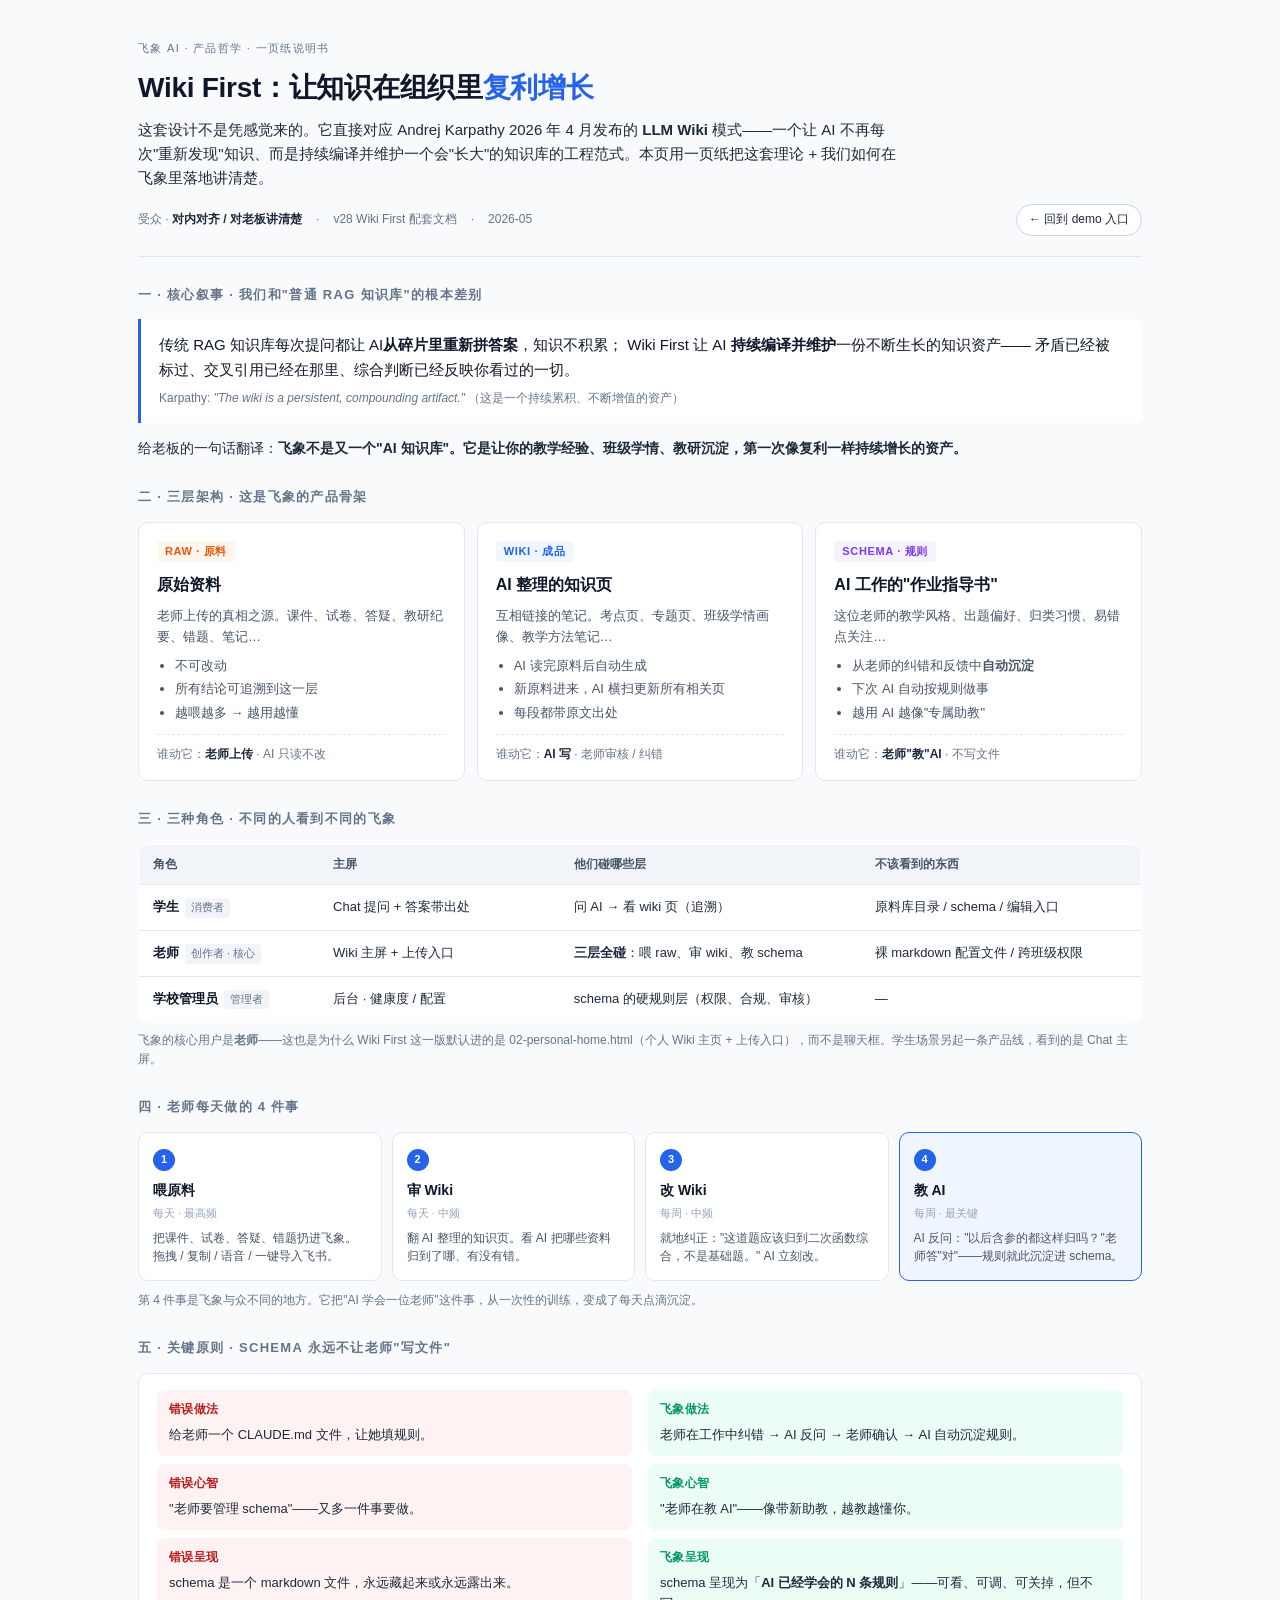
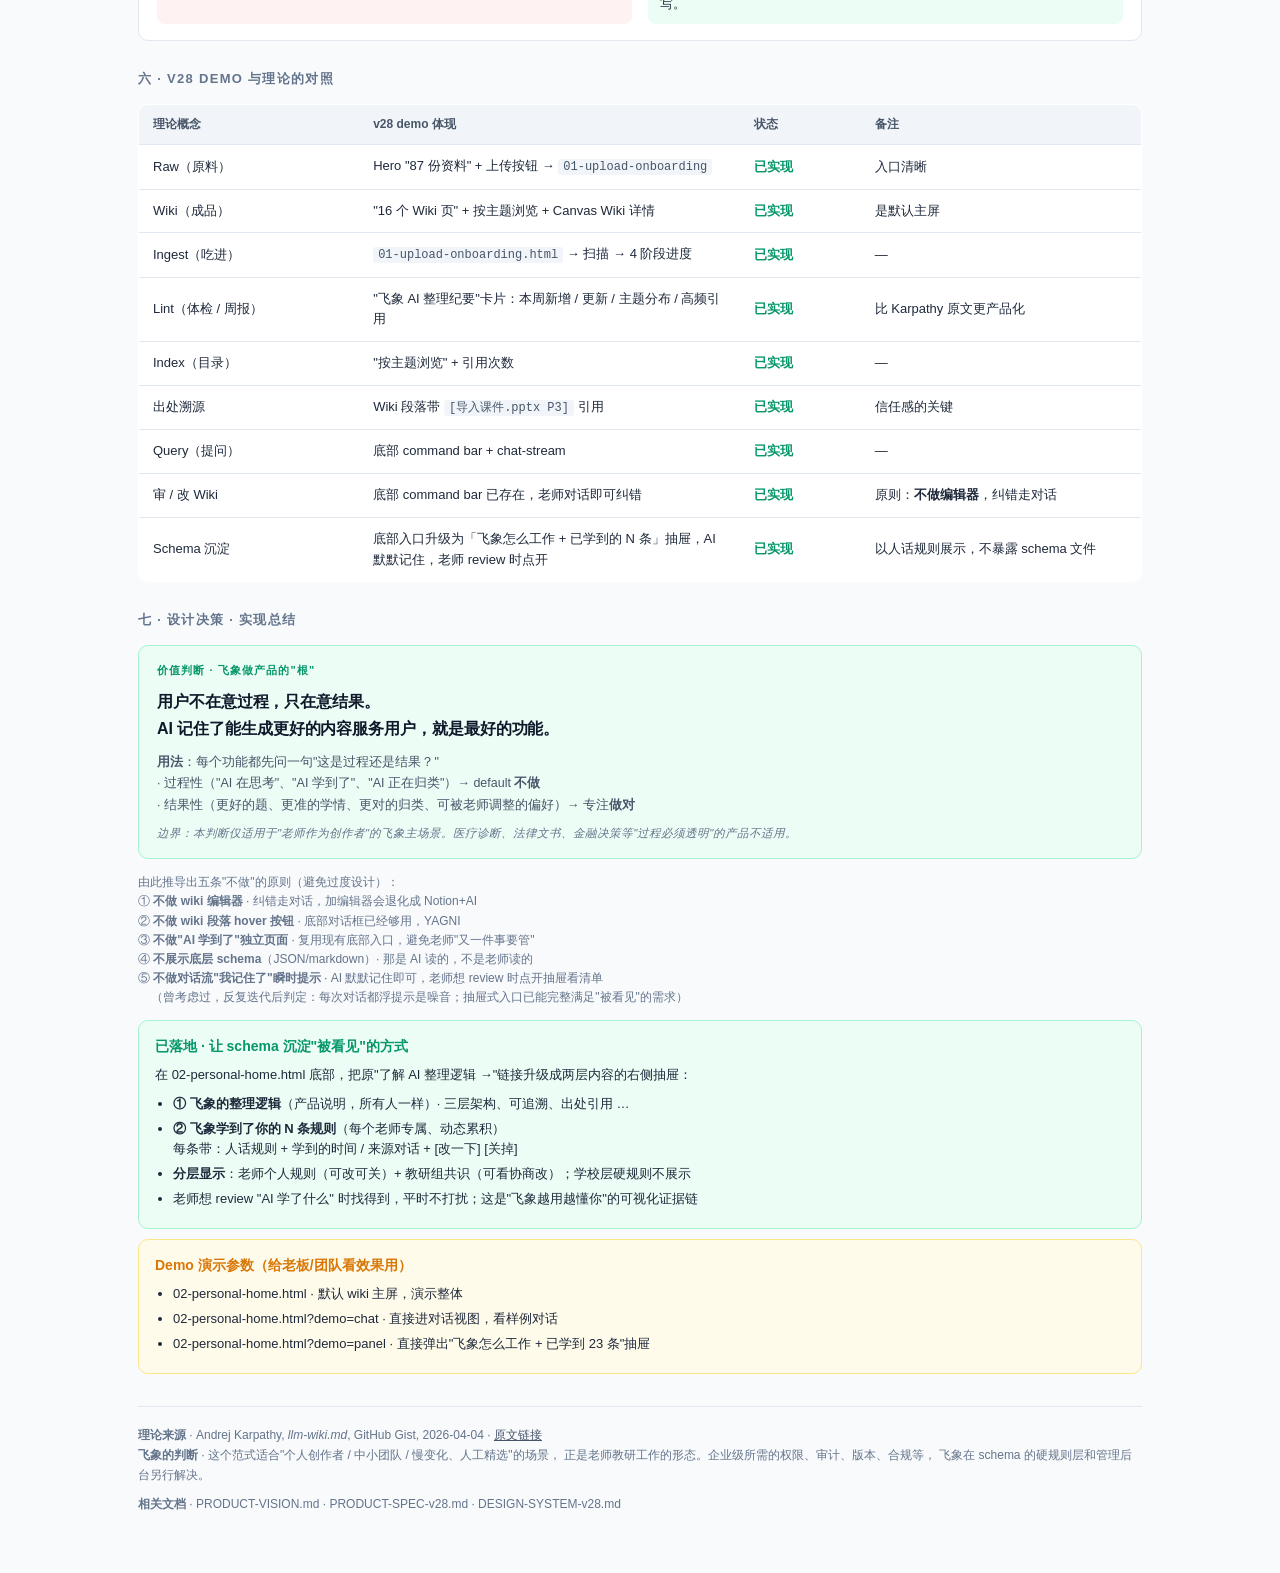
<file: THEORY-wiki-first.html>
<!DOCTYPE html>
<html lang="zh-CN">
<head>
<meta charset="UTF-8" />
<meta name="viewport" content="width=device-width, initial-scale=1" />
<title>飞象 Wiki First · 一页纸说明书</title>
<style>
  :root {
    --ink-1: #0f172a;
    --ink-2: #1e293b;
    --ink-3: #475569;
    --ink-4: #64748b;
    --ink-5: #94a3b8;
    --line: #e2e8f0;
    --line-2: #cbd5e1;
    --bg: #f8fafc;
    --bg-card: #ffffff;
    --accent: #2563eb;
    --accent-soft: #eff6ff;
    --warn: #d97706;
    --warn-soft: #fffbeb;
    --good: #059669;
    --good-soft: #ecfdf5;
    --raw: #ea580c;
    --wiki: #2563eb;
    --schema: #7c3aed;
  }
  * { box-sizing: border-box; }
  html, body {
    margin: 0;
    padding: 0;
    background: var(--bg);
    color: var(--ink-1);
    font-family: -apple-system, BlinkMacSystemFont, "PingFang SC", "Microsoft YaHei", "Segoe UI", sans-serif;
    font-size: 14px;
    line-height: 1.6;
    -webkit-font-smoothing: antialiased;
  }
  .page {
    max-width: 1100px;
    margin: 0 auto;
    padding: 40px 48px 60px;
  }

  /* ── 顶部 ── */
  .head {
    border-bottom: 1px solid var(--line);
    padding-bottom: 20px;
    margin-bottom: 28px;
  }
  .head .eyebrow {
    font-size: 11px;
    letter-spacing: 0.12em;
    color: var(--ink-4);
    text-transform: uppercase;
    margin-bottom: 8px;
  }
  .head h1 {
    font-size: 28px;
    margin: 0 0 6px;
    letter-spacing: -0.01em;
  }
  .head h1 em {
    font-style: normal;
    color: var(--accent);
  }
  .head .lead {
    font-size: 15px;
    color: var(--ink-2);
    max-width: 760px;
    margin: 8px 0 0;
  }
  .head .meta {
    display: flex;
    gap: 14px;
    margin-top: 14px;
    font-size: 12px;
    color: var(--ink-4);
  }
  .head .meta b { color: var(--ink-2); font-weight: 600; }
  .head .demo-back {
    display: inline-flex;
    align-items: center;
    gap: 6px;
    margin-left: auto;
    padding: 5px 12px;
    border-radius: 999px;
    border: 1px solid var(--line-2);
    background: var(--bg-card);
    color: var(--ink-2);
    font-size: 12px;
    font-weight: 500;
    text-decoration: none;
    transition: all .18s ease;
  }
  .head .demo-back:hover {
    border-color: var(--accent);
    color: var(--accent);
  }
  .head .meta { align-items: center; }

  /* ── 段落骨架 ── */
  section { margin-bottom: 28px; }
  h2 {
    font-size: 13px;
    letter-spacing: 0.1em;
    color: var(--ink-4);
    text-transform: uppercase;
    margin: 0 0 14px;
    font-weight: 600;
  }
  h3 {
    font-size: 16px;
    margin: 0 0 6px;
    color: var(--ink-1);
    font-weight: 600;
  }
  p { margin: 0 0 10px; color: var(--ink-2); }
  .muted { color: var(--ink-4); }

  /* ── 引言金句 ── */
  .quote {
    background: var(--bg-card);
    border-left: 3px solid var(--accent);
    padding: 14px 18px;
    border-radius: 0 8px 8px 0;
    color: var(--ink-1);
    font-size: 15px;
    line-height: 1.65;
  }
  .quote .src {
    margin-top: 6px;
    font-size: 12px;
    color: var(--ink-4);
  }
  .quote .src a { color: var(--ink-3); text-decoration: underline; }

  /* ── 三层架构 ── */
  .three-layer {
    display: grid;
    grid-template-columns: 1fr 1fr 1fr;
    gap: 12px;
  }
  .layer {
    background: var(--bg-card);
    border: 1px solid var(--line);
    border-radius: 10px;
    padding: 16px 18px;
    position: relative;
  }
  .layer .tag {
    display: inline-block;
    font-size: 11px;
    font-weight: 600;
    letter-spacing: 0.06em;
    padding: 2px 8px;
    border-radius: 4px;
    margin-bottom: 10px;
  }
  .layer.raw    .tag { background: #fff7ed; color: var(--raw); }
  .layer.wiki   .tag { background: var(--accent-soft); color: var(--wiki); }
  .layer.schema .tag { background: #f5f3ff; color: var(--schema); }
  .layer h3 { margin-bottom: 8px; }
  .layer p { font-size: 13px; color: var(--ink-3); margin: 0 0 8px; }
  .layer ul { margin: 0; padding-left: 18px; font-size: 13px; color: var(--ink-3); }
  .layer ul li { margin-bottom: 3px; }
  .layer .who {
    margin-top: 10px;
    padding-top: 10px;
    border-top: 1px dashed var(--line);
    font-size: 12px;
    color: var(--ink-4);
  }
  .layer .who b { color: var(--ink-2); font-weight: 600; }

  /* ── 三角色 ── */
  .role-table {
    width: 100%;
    border-collapse: collapse;
    background: var(--bg-card);
    border: 1px solid var(--line);
    border-radius: 10px;
    overflow: hidden;
    font-size: 13px;
  }
  .role-table th {
    text-align: left;
    padding: 10px 14px;
    background: #f1f5f9;
    color: var(--ink-3);
    font-weight: 600;
    font-size: 12px;
    border-bottom: 1px solid var(--line);
  }
  .role-table td {
    padding: 12px 14px;
    border-bottom: 1px solid var(--line);
    vertical-align: top;
    color: var(--ink-2);
  }
  .role-table tr:last-child td { border-bottom: none; }
  .role-table .role { font-weight: 600; color: var(--ink-1); }
  .role-table .pct {
    display: inline-block;
    font-size: 11px;
    background: #f1f5f9;
    color: var(--ink-4);
    padding: 1px 6px;
    border-radius: 3px;
    margin-left: 6px;
  }

  /* ── 老师 4 件事 ── */
  .four-things {
    display: grid;
    grid-template-columns: repeat(4, 1fr);
    gap: 10px;
  }
  .thing {
    background: var(--bg-card);
    border: 1px solid var(--line);
    border-radius: 10px;
    padding: 14px;
  }
  .thing .num {
    width: 22px;
    height: 22px;
    border-radius: 50%;
    background: var(--accent);
    color: white;
    font-size: 11px;
    font-weight: 700;
    display: inline-flex;
    align-items: center;
    justify-content: center;
    margin-bottom: 8px;
  }
  .thing h4 {
    font-size: 14px;
    margin: 0 0 4px;
    color: var(--ink-1);
  }
  .thing .freq {
    font-size: 11px;
    color: var(--ink-5);
    margin-bottom: 6px;
  }
  .thing p {
    font-size: 12px;
    color: var(--ink-3);
    line-height: 1.55;
    margin: 0;
  }
  .thing.key {
    border-color: var(--accent);
    background: var(--accent-soft);
  }
  .thing.key .num { background: var(--accent); }

  /* ── 关键原则 ── */
  .principle {
    background: var(--bg-card);
    border: 1px solid var(--line);
    border-radius: 10px;
    padding: 16px 18px;
  }
  .principle .row {
    display: grid;
    grid-template-columns: 1fr 1fr;
    gap: 16px;
    margin-bottom: 8px;
  }
  .principle .row:last-child { margin-bottom: 0; }
  .principle .col h4 {
    font-size: 12px;
    margin: 0 0 6px;
    letter-spacing: 0.04em;
    text-transform: uppercase;
    font-weight: 600;
  }
  .principle .col.bad h4 { color: #b91c1c; }
  .principle .col.good h4 { color: var(--good); }
  .principle .col p {
    font-size: 13px;
    color: var(--ink-2);
    margin: 0;
  }
  .principle .col.bad {
    background: #fef2f2;
    border-radius: 8px;
    padding: 10px 12px;
  }
  .principle .col.good {
    background: var(--good-soft);
    border-radius: 8px;
    padding: 10px 12px;
  }

  /* ── 实现对照表 ── */
  .map-table {
    width: 100%;
    border-collapse: collapse;
    background: var(--bg-card);
    border: 1px solid var(--line);
    border-radius: 10px;
    overflow: hidden;
    font-size: 13px;
  }
  .map-table th {
    text-align: left;
    padding: 10px 14px;
    background: #f1f5f9;
    color: var(--ink-3);
    font-weight: 600;
    font-size: 12px;
  }
  .map-table td {
    padding: 11px 14px;
    border-top: 1px solid var(--line);
    color: var(--ink-2);
  }
  .map-table .ok { color: var(--good); font-weight: 600; }
  .map-table .gap { color: var(--warn); font-weight: 600; }
  .map-table .file {
    font-family: ui-monospace, "SF Mono", Consolas, monospace;
    font-size: 12px;
    color: var(--ink-3);
    background: #f1f5f9;
    padding: 1px 5px;
    border-radius: 3px;
  }

  /* ── 缺口提示 ── */
  .gap-box {
    background: var(--warn-soft);
    border: 1px solid #fde68a;
    border-radius: 10px;
    padding: 14px 16px;
  }
  .gap-box h3 {
    color: var(--warn);
    font-size: 14px;
    margin: 0 0 8px;
  }
  .gap-box ul {
    margin: 0;
    padding-left: 18px;
    font-size: 13px;
    color: var(--ink-2);
  }
  .gap-box li { margin-bottom: 4px; }

  /* ── footer ── */
  .foot {
    margin-top: 32px;
    padding-top: 18px;
    border-top: 1px solid var(--line);
    font-size: 12px;
    color: var(--ink-4);
    line-height: 1.7;
  }
  .foot a { color: var(--ink-3); text-decoration: underline; }
  .foot a:hover { color: var(--accent); }

  @media print {
    body { background: white; }
    .page { padding: 20px; }
  }
  @media (max-width: 820px) {
    .three-layer, .four-things { grid-template-columns: 1fr; }
    .principle .row { grid-template-columns: 1fr; }
  }
</style>
</head>
<body>

<div class="page">

  <!-- ════════ 顶部 ════════ -->
  <header class="head">
    <div class="eyebrow">飞象 AI · 产品哲学 · 一页纸说明书</div>
    <h1>Wiki First：让知识在组织里<em>复利增长</em></h1>
    <p class="lead">
      这套设计不是凭感觉来的。它直接对应 Andrej Karpathy 2026 年 4 月发布的
      <b>LLM Wiki</b> 模式——一个让 AI 不再每次"重新发现"知识、而是持续编译并维护一个会"长大"的知识库的工程范式。本页用一页纸把这套理论 + 我们如何在飞象里落地讲清楚。
    </p>
    <div class="meta">
      <span>受众 · <b>对内对齐 / 对老板讲清楚</b></span>
      <span>·</span>
      <span>v28 Wiki First 配套文档</span>
      <span>·</span>
      <span>2026-05</span>
      <a class="demo-back" href="index.html">← 回到 demo 入口</a>
    </div>
  </header>

  <!-- ════════ 1. 核心叙事 ════════ -->
  <section>
    <h2>一 · 核心叙事 · 我们和"普通 RAG 知识库"的根本差别</h2>
    <div class="quote">
      传统 RAG 知识库每次提问都让 AI<b>从碎片里重新拼答案</b>，知识不积累；
      Wiki First 让 AI <b>持续编译并维护</b>一份不断生长的知识资产——
      矛盾已经被标过、交叉引用已经在那里、综合判断已经反映你看过的一切。
      <div class="src">
        Karpathy: <i>"The wiki is a persistent, compounding artifact."</i>
        （这是一个持续累积、不断增值的资产）
      </div>
    </div>
    <p style="margin-top: 14px;">
      给老板的一句话翻译：<b>飞象不是又一个"AI 知识库"。它是让你的教学经验、班级学情、教研沉淀，第一次像复利一样持续增长的资产。</b>
    </p>
  </section>

  <!-- ════════ 2. 三层架构 ════════ -->
  <section>
    <h2>二 · 三层架构 · 这是飞象的产品骨架</h2>
    <div class="three-layer">
      <div class="layer raw">
        <span class="tag">RAW · 原料</span>
        <h3>原始资料</h3>
        <p>老师上传的真相之源。课件、试卷、答疑、教研纪要、错题、笔记…</p>
        <ul>
          <li>不可改动</li>
          <li>所有结论可追溯到这一层</li>
          <li>越喂越多 → 越用越懂</li>
        </ul>
        <div class="who">谁动它：<b>老师上传</b> · AI 只读不改</div>
      </div>
      <div class="layer wiki">
        <span class="tag">WIKI · 成品</span>
        <h3>AI 整理的知识页</h3>
        <p>互相链接的笔记。考点页、专题页、班级学情画像、教学方法笔记…</p>
        <ul>
          <li>AI 读完原料后自动生成</li>
          <li>新原料进来，AI 横扫更新所有相关页</li>
          <li>每段都带原文出处</li>
        </ul>
        <div class="who">谁动它：<b>AI 写</b> · 老师审核 / 纠错</div>
      </div>
      <div class="layer schema">
        <span class="tag">SCHEMA · 规则</span>
        <h3>AI 工作的"作业指导书"</h3>
        <p>这位老师的教学风格、出题偏好、归类习惯、易错点关注…</p>
        <ul>
          <li>从老师的纠错和反馈中<b>自动沉淀</b></li>
          <li>下次 AI 自动按规则做事</li>
          <li>越用 AI 越像"专属助教"</li>
        </ul>
        <div class="who">谁动它：<b>老师"教"AI</b> · 不写文件</div>
      </div>
    </div>
  </section>

  <!-- ════════ 3. 三种角色 ════════ -->
  <section>
    <h2>三 · 三种角色 · 不同的人看到不同的飞象</h2>
    <table class="role-table">
      <thead>
        <tr>
          <th style="width: 18%;">角色</th>
          <th style="width: 24%;">主屏</th>
          <th style="width: 30%;">他们碰哪些层</th>
          <th style="width: 28%;">不该看到的东西</th>
        </tr>
      </thead>
      <tbody>
        <tr>
          <td><span class="role">学生</span><span class="pct">消费者</span></td>
          <td>Chat 提问 + 答案带出处</td>
          <td>问 AI → 看 wiki 页（追溯）</td>
          <td>原料库目录 / schema / 编辑入口</td>
        </tr>
        <tr>
          <td><span class="role">老师</span><span class="pct">创作者 · 核心</span></td>
          <td>Wiki 主屏 + 上传入口</td>
          <td><b>三层全碰</b>：喂 raw、审 wiki、教 schema</td>
          <td>裸 markdown 配置文件 / 跨班级权限</td>
        </tr>
        <tr>
          <td><span class="role">学校管理员</span><span class="pct">管理者</span></td>
          <td>后台 · 健康度 / 配置</td>
          <td>schema 的硬规则层（权限、合规、审核）</td>
          <td>—</td>
        </tr>
      </tbody>
    </table>
    <p class="muted" style="margin-top: 8px; font-size: 12px;">
      飞象的核心用户是<b>老师</b>——这也是为什么 Wiki First 这一版默认进的是 <span class="file">02-personal-home.html</span>（个人 Wiki 主页 + 上传入口），而不是聊天框。学生场景另起一条产品线，看到的是 Chat 主屏。
    </p>
  </section>

  <!-- ════════ 4. 老师的 4 件事 ════════ -->
  <section>
    <h2>四 · 老师每天做的 4 件事</h2>
    <div class="four-things">
      <div class="thing">
        <div class="num">1</div>
        <h4>喂原料</h4>
        <div class="freq">每天 · 最高频</div>
        <p>把课件、试卷、答疑、错题扔进飞象。拖拽 / 复制 / 语音 / 一键导入飞书。</p>
      </div>
      <div class="thing">
        <div class="num">2</div>
        <h4>审 Wiki</h4>
        <div class="freq">每天 · 中频</div>
        <p>翻 AI 整理的知识页。看 AI 把哪些资料归到了哪、有没有错。</p>
      </div>
      <div class="thing">
        <div class="num">3</div>
        <h4>改 Wiki</h4>
        <div class="freq">每周 · 中频</div>
        <p>就地纠正："这道题应该归到二次函数综合，不是基础题。" AI 立刻改。</p>
      </div>
      <div class="thing key">
        <div class="num">4</div>
        <h4>教 AI</h4>
        <div class="freq">每周 · 最关键</div>
        <p>AI 反问："以后含参的都这样归吗？"老师答"对"——规则就此沉淀进 schema。</p>
      </div>
    </div>
    <p class="muted" style="margin-top: 10px; font-size: 12px;">
      第 4 件事是飞象与众不同的地方。它把"AI 学会一位老师"这件事，从一次性的训练，变成了每天点滴沉淀。
    </p>
  </section>

  <!-- ════════ 5. 关键原则 ════════ -->
  <section>
    <h2>五 · 关键原则 · Schema 永远不让老师"写文件"</h2>
    <div class="principle">
      <div class="row">
        <div class="col bad">
          <h4>错误做法</h4>
          <p>给老师一个 <span class="file">CLAUDE.md</span> 文件，让她填规则。</p>
        </div>
        <div class="col good">
          <h4>飞象做法</h4>
          <p>老师在工作中纠错 → AI 反问 → 老师确认 → AI 自动沉淀规则。</p>
        </div>
      </div>
      <div class="row">
        <div class="col bad">
          <h4>错误心智</h4>
          <p>"老师要管理 schema"——又多一件事要做。</p>
        </div>
        <div class="col good">
          <h4>飞象心智</h4>
          <p>"老师在教 AI"——像带新助教，越教越懂你。</p>
        </div>
      </div>
      <div class="row">
        <div class="col bad">
          <h4>错误呈现</h4>
          <p>schema 是一个 markdown 文件，永远藏起来或永远露出来。</p>
        </div>
        <div class="col good">
          <h4>飞象呈现</h4>
          <p>schema 呈现为「<b>AI 已经学会的 N 条规则</b>」——可看、可调、可关掉，但不写。</p>
        </div>
      </div>
    </div>
  </section>

  <!-- ════════ 6. 现在 demo 怎么对应 ════════ -->
  <section>
    <h2>六 · v28 demo 与理论的对照</h2>
    <table class="map-table">
      <thead>
        <tr>
          <th style="width: 22%;">理论概念</th>
          <th style="width: 38%;">v28 demo 体现</th>
          <th style="width: 12%;">状态</th>
          <th style="width: 28%;">备注</th>
        </tr>
      </thead>
      <tbody>
        <tr>
          <td>Raw（原料）</td>
          <td>Hero "87 份资料" + 上传按钮 → <span class="file">01-upload-onboarding</span></td>
          <td class="ok">已实现</td>
          <td>入口清晰</td>
        </tr>
        <tr>
          <td>Wiki（成品）</td>
          <td>"16 个 Wiki 页" + 按主题浏览 + Canvas Wiki 详情</td>
          <td class="ok">已实现</td>
          <td>是默认主屏</td>
        </tr>
        <tr>
          <td>Ingest（吃进）</td>
          <td><span class="file">01-upload-onboarding.html</span> → 扫描 → 4 阶段进度</td>
          <td class="ok">已实现</td>
          <td>—</td>
        </tr>
        <tr>
          <td>Lint（体检 / 周报）</td>
          <td>"飞象 AI 整理纪要"卡片：本周新增 / 更新 / 主题分布 / 高频引用</td>
          <td class="ok">已实现</td>
          <td>比 Karpathy 原文更产品化</td>
        </tr>
        <tr>
          <td>Index（目录）</td>
          <td>"按主题浏览" + 引用次数</td>
          <td class="ok">已实现</td>
          <td>—</td>
        </tr>
        <tr>
          <td>出处溯源</td>
          <td>Wiki 段落带 <span class="file">[导入课件.pptx P3]</span> 引用</td>
          <td class="ok">已实现</td>
          <td>信任感的关键</td>
        </tr>
        <tr>
          <td>Query（提问）</td>
          <td>底部 command bar + chat-stream</td>
          <td class="ok">已实现</td>
          <td>—</td>
        </tr>
        <tr>
          <td>审 / 改 Wiki</td>
          <td>底部 command bar 已存在，老师对话即可纠错</td>
          <td class="ok">已实现</td>
          <td>原则：<b>不做编辑器</b>，纠错走对话</td>
        </tr>
        <tr>
          <td>Schema 沉淀</td>
          <td>底部入口升级为「飞象怎么工作 + 已学到的 N 条」抽屉，AI 默默记住，老师 review 时点开</td>
          <td class="ok">已实现</td>
          <td>以人话规则展示，不暴露 schema 文件</td>
        </tr>
      </tbody>
    </table>
  </section>

  <!-- ════════ 7. 设计决策 · 实现总结 ════════ -->
  <section>
    <h2>七 · 设计决策 · 实现总结</h2>

    <!-- ★ 价值判断 · 飞象做产品的"根" -->
    <div style="background: var(--good-soft); border: 1px solid #a7f3d0; border-radius: 10px; padding: 16px 18px; margin-bottom: 14px;">
      <div style="font-size: 11px; letter-spacing: 0.1em; color: var(--good); text-transform: uppercase; font-weight: 600; margin-bottom: 8px;">
        价值判断 · 飞象做产品的"根"
      </div>
      <p style="font-size: 16px; color: var(--ink-1); margin: 0 0 10px; font-weight: 600; line-height: 1.7; letter-spacing: -0.005em;">
        用户不在意过程，只在意结果。<br>
        AI 记住了能生成更好的内容服务用户，就是最好的功能。
      </p>
      <p style="font-size: 12.5px; color: var(--ink-3); margin: 0; line-height: 1.7;">
        <b>用法</b>：每个功能都先问一句"这是过程还是结果？"<br>
        · 过程性（"AI 在思考"、"AI 学到了"、"AI 正在归类"）→ default <b>不做</b><br>
        · 结果性（更好的题、更准的学情、更对的归类、可被老师调整的偏好）→ 专注<b>做对</b>
      </p>
      <p style="font-size: 11.5px; color: var(--ink-4); margin: 8px 0 0; font-style: italic;">
        边界：本判断仅适用于"老师作为创作者"的飞象主场景。医疗诊断、法律文书、金融决策等"过程必须透明"的产品不适用。
      </p>
    </div>

    <p class="muted" style="font-size: 12px; margin-bottom: 12px;">
      由此推导出五条"不做"的原则（避免过度设计）：<br>
      ① <b>不做 wiki 编辑器</b> · 纠错走对话，加编辑器会退化成 Notion+AI<br>
      ② <b>不做 wiki 段落 hover 按钮</b> · 底部对话框已经够用，YAGNI<br>
      ③ <b>不做"AI 学到了"独立页面</b> · 复用现有底部入口，避免老师"又一件事要管"<br>
      ④ <b>不展示底层 schema</b>（JSON/markdown）· 那是 AI 读的，不是老师读的<br>
      ⑤ <b>不做对话流"我记住了"瞬时提示</b> · AI 默默记住即可，老师想 review 时点开抽屉看清单<br>
      &nbsp;&nbsp;&nbsp;&nbsp;<span style="color: var(--ink-4);">（曾考虑过，反复迭代后判定：每次对话都浮提示是噪音；抽屉式入口已能完整满足"被看见"的需求）</span>
    </p>

    <div class="gap-box" style="background: var(--good-soft); border-color: #a7f3d0;">
      <h3 style="color: var(--good);">已落地 · 让 schema 沉淀"被看见"的方式</h3>
      <p style="font-size: 13px; color: var(--ink-2); margin: 4px 0 8px;">
        在 <span class="file">02-personal-home.html</span> 底部，把原"了解 AI 整理逻辑 →"链接升级成两层内容的右侧抽屉：
      </p>
      <ul>
        <li><b>① 飞象的整理逻辑</b>（产品说明，所有人一样）· 三层架构、可追溯、出处引用 …</li>
        <li><b>② 飞象学到了你的 N 条规则</b>（每个老师专属、动态累积）<br>
          每条带：人话规则 + 学到的时间 / 来源对话 + <span class="file">[改一下]</span> <span class="file">[关掉]</span>
        </li>
        <li><b>分层显示</b>：老师个人规则（可改可关）+ 教研组共识（可看协商改）；学校层硬规则不展示</li>
        <li>老师想 review "AI 学了什么" 时找得到，平时不打扰；这是"飞象越用越懂你"的可视化证据链</li>
      </ul>
    </div>

    <div class="gap-box" style="margin-top: 10px;">
      <h3>Demo 演示参数（给老板/团队看效果用）</h3>
      <ul>
        <li><span class="file">02-personal-home.html</span> · 默认 wiki 主屏，演示整体</li>
        <li><span class="file">02-personal-home.html?demo=chat</span> · 直接进对话视图，看样例对话</li>
        <li><span class="file">02-personal-home.html?demo=panel</span> · 直接弹出"飞象怎么工作 + 已学到 23 条"抽屉</li>
      </ul>
    </div>
  </section>

  <!-- ════════ Footer ════════ -->
  <footer class="foot">
    <div>
      <b>理论来源</b> ·
      Andrej Karpathy, <i>llm-wiki.md</i>, GitHub Gist, 2026-04-04 ·
      <a href="https://gist.github.com/karpathy/442a6bf555914893e9891c11519de94f" target="_blank">原文链接</a>
    </div>
    <div>
      <b>飞象的判断</b> · 这个范式适合"个人创作者 / 中小团队 / 慢变化、人工精选"的场景，
      正是老师教研工作的形态。企业级所需的权限、审计、版本、合规等，
      飞象在 schema 的硬规则层和管理后台另行解决。
    </div>
    <div style="margin-top: 8px;">
      <b>相关文档</b> · <span class="file">PRODUCT-VISION.md</span> · <span class="file">PRODUCT-SPEC-v28.md</span> · <span class="file">DESIGN-SYSTEM-v28.md</span>
    </div>
  </footer>

</div>

</body>
</html>
</file>
